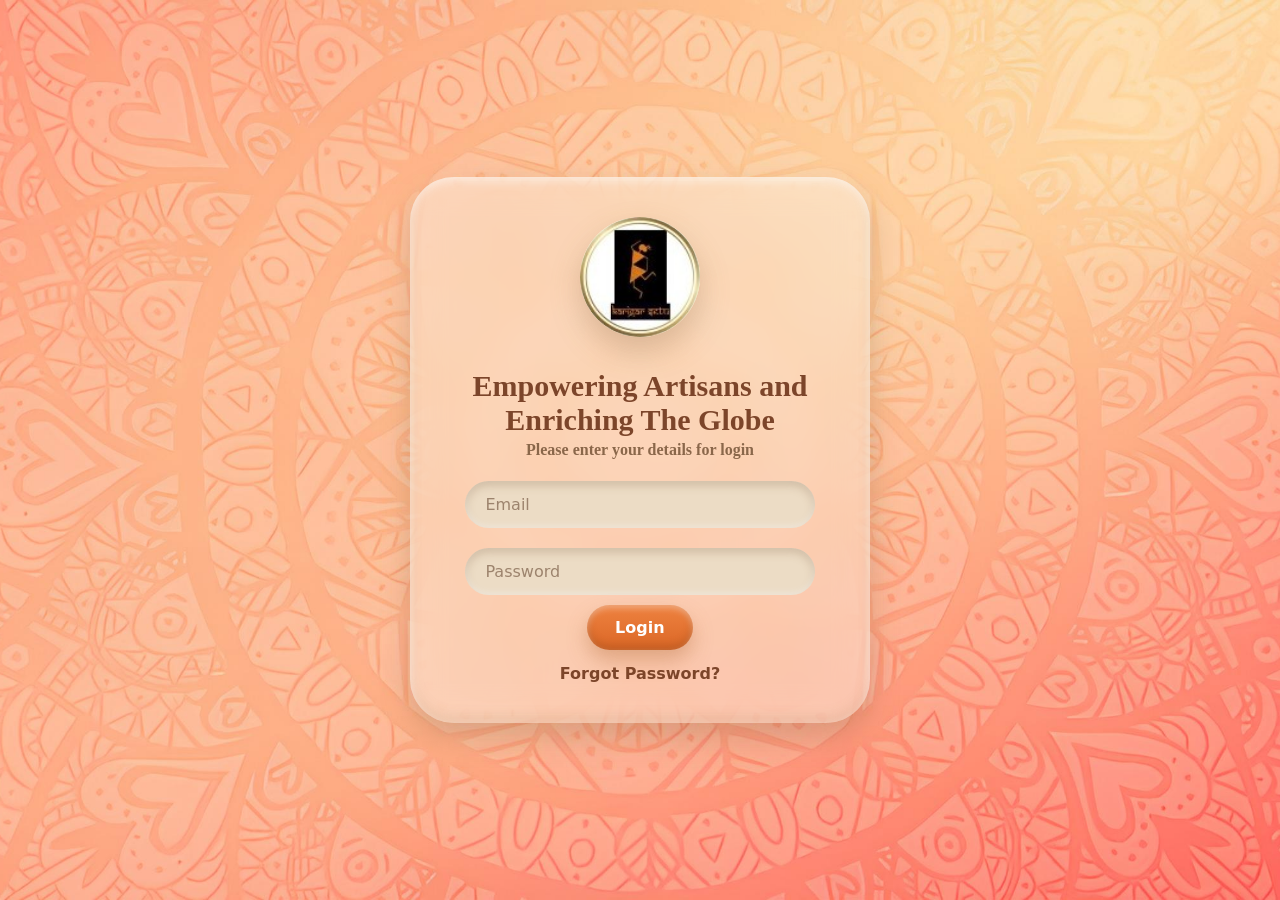
<file: index.html>
<!DOCTYPE html>
<html>
<head>
    <title>Login Page</title>
    <meta charset="UTF-8">
      <link rel="stylesheet" href="style.css">
  <style>
body {
  display: flex;
  justify-content: center;
  align-items: center;
  min-height: 100vh;
  padding: 24px;
}
  </style>
    <script>
        function redirectAfterLogin(event) {
            event.preventDefault(); // Prevent form submission
            window.location.href = "home.html#";
        }
    </script>
</head>
<body>
    <div class="login-container">
        <img src="Logo 3.jpg" alt="User Image">
        <h1>Empowering Artisans and Enriching The Globe</h1>
        <h2>Please enter your details for login</h2>
        
        <form onsubmit="redirectAfterLogin(event);">
            <input type="email" name="email" placeholder="Email" required>
            <input type="password" name="password" placeholder="Password" required>
            <button type="submit">Login</button> <!-- Login button moved below the password field -->
            <a href="forgot-password.html" class="forgot-password">Forgot Password?</a>
        </form>
    </div>
</body>
</html>
</file>
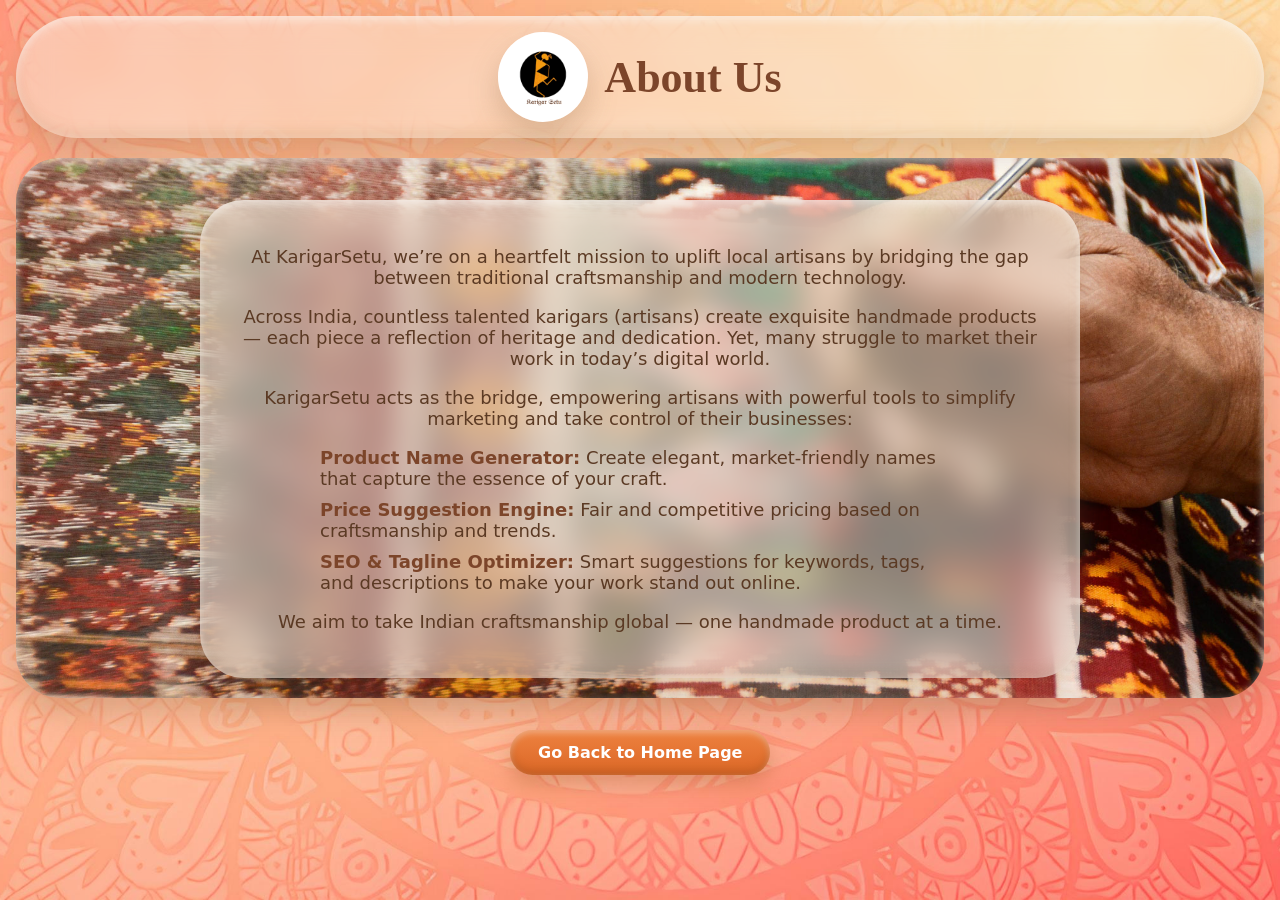
<file: About Us.html>
<!DOCTYPE html>
<html lang="en">
<head>
    <meta charset="UTF-8">
    <meta name="viewport" content="width=device-width, initial-scale=1.0">
    <title>KarigarSetu</title>
      <link rel="stylesheet" href="style.css">
  <style>
body { padding: 16px; }
  </style>
</head>
<body>
    <header>
        <img class="header-image" src="Logo.jpg" alt="Header Image">
        <h1 class="header-title">About Us</h1>
    </header>
    <section>
        <div class="background-image">
            <div class="translucent-box">
                <p>At KarigarSetu, we’re on a heartfelt mission to uplift local artisans by bridging the gap between traditional craftsmanship and modern technology.</p>
                <p>Across India, countless talented karigars (artisans) create exquisite handmade products — each piece a reflection of heritage and dedication. Yet, many struggle to market their work in today’s digital world.</p>
                <p>KarigarSetu acts as the bridge, empowering artisans with powerful tools to simplify marketing and take control of their businesses:</p>
                <ul>
                    <li><strong>Product Name Generator:</strong> Create elegant, market-friendly names that capture the essence of your craft.</li>
                    <li><strong>Price Suggestion Engine:</strong> Fair and competitive pricing based on craftsmanship and trends.</li>
                    <li><strong>SEO & Tagline Optimizer:</strong> Smart suggestions for keywords, tags, and descriptions to make your work stand out online.</li>
                </ul>
                <p>We aim to take Indian craftsmanship global — one handmade product at a time.</p>
            </div>
        </div>
    </section>
    <section class="images-section">
        <button class="modern-clear-btn" onclick="redirect()">Go Back to Home Page</button>
    </section>
    <script>
        function redirect() {
            window.location.href = "home.html";
        }
    </script>
</body>
</html>
</file>
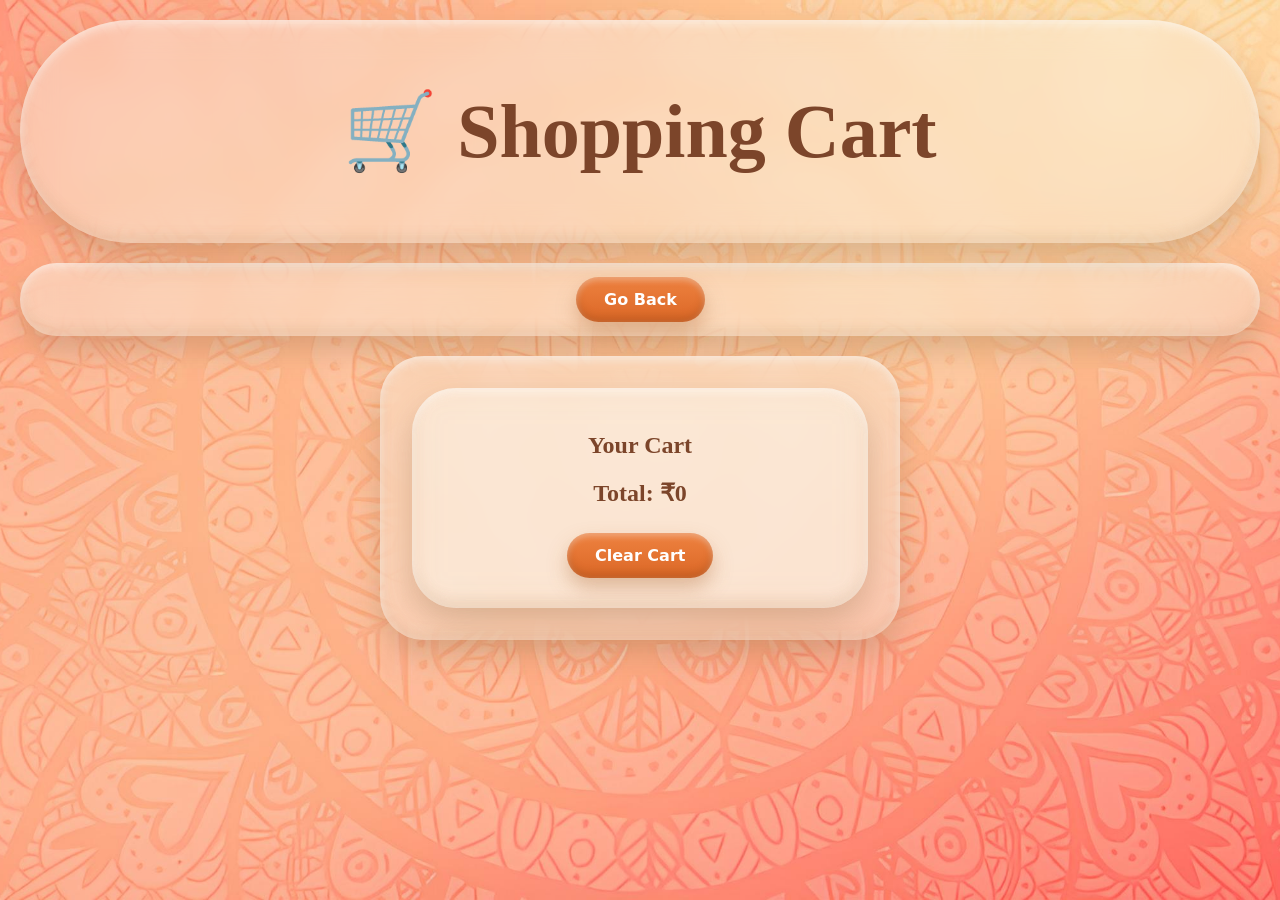
<file: cart.html>
<!DOCTYPE html>
<html lang="en">
<head>
  <meta charset="UTF-8">
  <meta name="viewport" content="width=device-width, initial-scale=1.0">
  <title>Shopping Cart</title>
    <link rel="stylesheet" href="style.css">
  <style>
body { padding: 20px; }
  </style>
</head>
<body>
  <header>
    <h1>🛒 Shopping Cart</h1>
  </header>

  <nav>
    <a href="marketplace.html"><button class="modern-clear-btn">Go Back</button></a>
  </nav>

  <div class="container">
    <div class="product-grid">
      <div class="product-card">
        <h2>Your Cart</h2>
        <ul class="cart-items" id="cart-list"></ul>
        <h2>Total: ₹<span id="cart-total">0</span></h2>
        <button class="modern-clear-btn" onclick="clearCart()">Clear Cart</button>
      </div>
    </div>
  </div>

  <script>
    let cart = JSON.parse(localStorage.getItem('cart')) || [];

    function updateCartView() {
      const cartList = document.getElementById('cart-list');
      const cartTotal = document.getElementById('cart-total');
      cartList.innerHTML = "";
      let total = 0;

      cart.forEach((item, index) => {
        let listItem = document.createElement('li');
        const thumb = item.image ? `<img class="item-thumb" src="${item.image}" alt="">` : "";
        listItem.innerHTML = `${thumb}<span class="item-name">${item.name}</span><span class="item-price">₹${item.price}</span> <button class="remove-btn" onclick="removeFromCart(${index})">Remove</button>`;
        cartList.appendChild(listItem);
        total += item.price;
      });

      cartTotal.innerText = total;
    }

    function removeFromCart(index) {
      cart.splice(index, 1);
      localStorage.setItem('cart', JSON.stringify(cart));
      updateCartView();
    }

    function clearCart() {
      localStorage.removeItem('cart');
      cart = [];
      updateCartView();
    }

    updateCartView();
  </script>
</body>
</html>
</file>
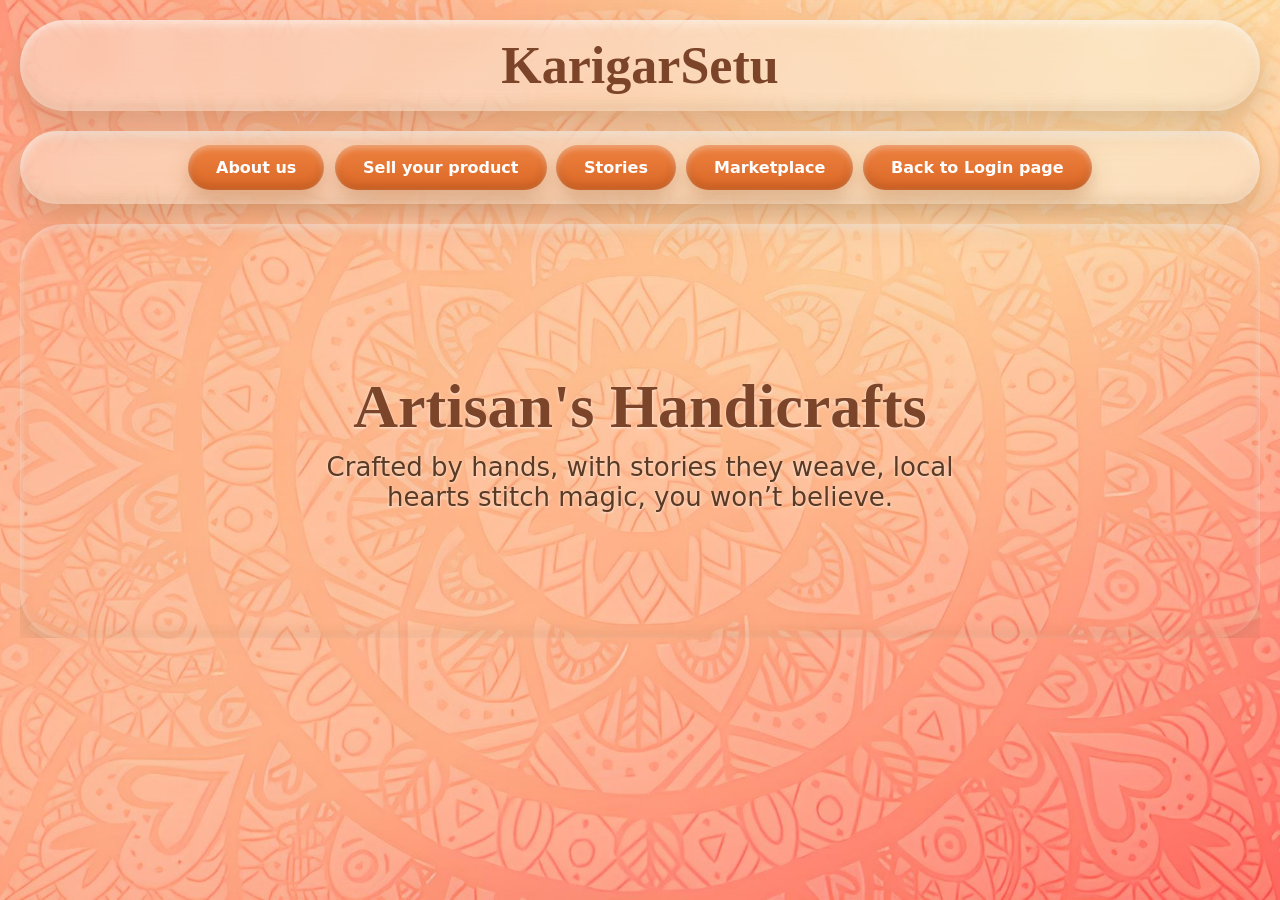
<file: home.html>
<!DOCTYPE html>
<html lang="en">
<head>
    <meta charset="UTF-8">
    <meta name="viewport" content="width=device-width, initial-scale=1">
    <title>KarigarSetu</title>
      <link rel="stylesheet" href="style.css">
  <style>
body { padding: 20px; }
  </style>
</head>
<body>

    <header>
        <div class="logo">KarigarSetu</div>
    </header>
        <nav a>
            <a href="About Us.html"><button class="modern-clear-btn" onclick="redirect()">About us</button></a>
            <a href="upload.html"><button class="modern-clear-btn" onclick="redirect()">Sell your product</button></a>
            <a href="Stories.html"><button class="modern-clear-btn" onclick="redirect()">Stories</button></a>
            <a href="marketplace.html"><button class="modern-clear-btn" onclick="redirect()">Marketplace</button></a>
            <button class="modern-clear-btn" onclick="redirect()">Back to Login page</button>
        </nav a>
    <script>
        function redirect() {
            window.location.href = "index.html";
        }
    </script>

    <section class="hero">
        <video autoplay muted loop playsinline>
            <source src="14.mp4" type="video/mp4">
        </video>
        <h1>Artisan's Handicrafts</h1>
        <p>Crafted by hands, with stories they weave, local hearts stitch magic, you won’t believe.</p>
    </section>
</body>
</html>
</file>
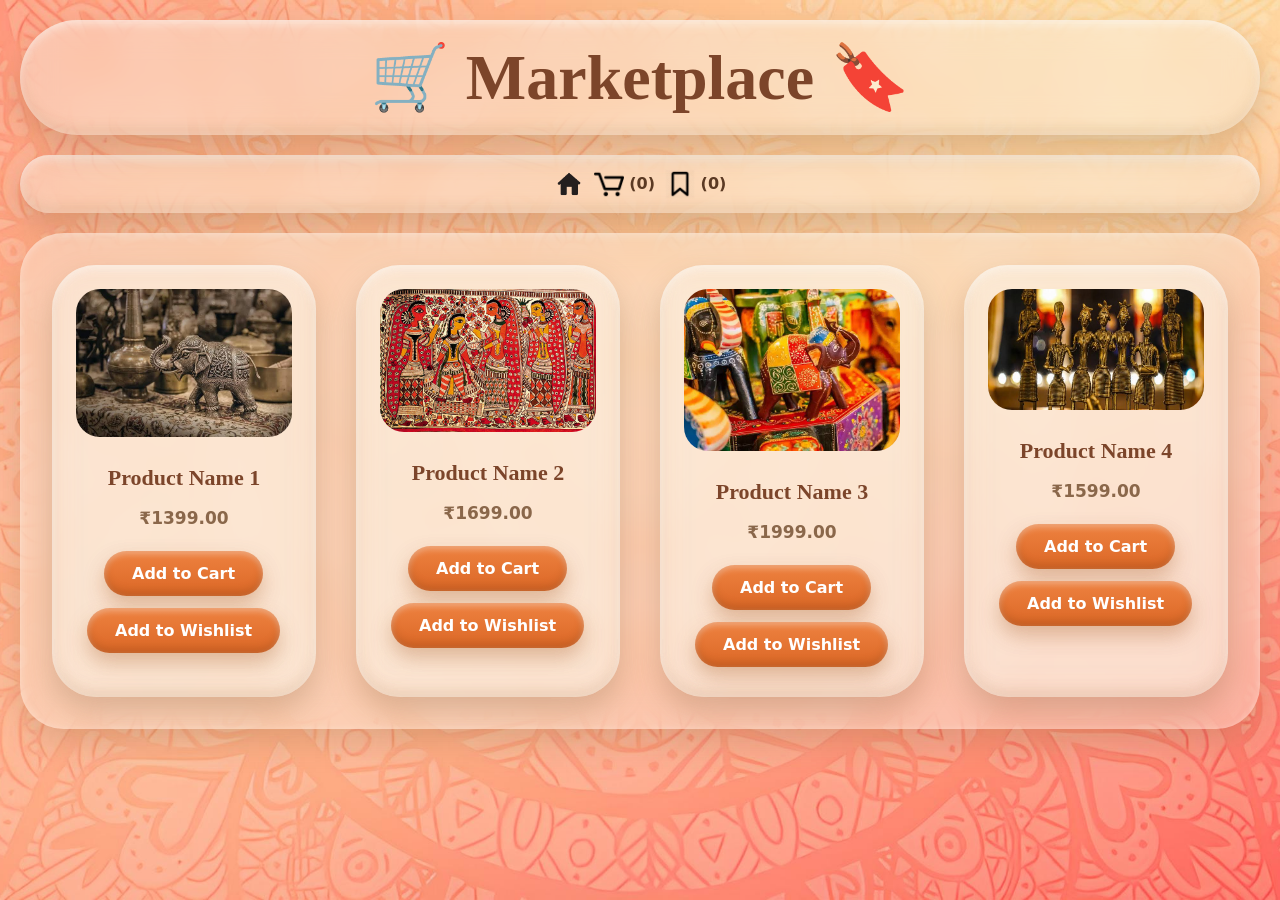
<file: marketplace.html>
<!DOCTYPE html>
<html lang="en">
<head>
  <meta charset="UTF-8">
  <meta name="viewport" content="width=device-width, initial-scale=1.0">
  <title>Marketplace</title>
    <link rel="stylesheet" href="style.css">
  <style>
body { padding: 20px; }

/* Restore original full-width marketplace layout (clay styling kept) */
.container {
  width: auto;
  max-width: 1300px;
  margin-left: auto;
  margin-right: auto;
  background: rgba(250, 240, 226, 0.4);
  -webkit-backdrop-filter: blur(14px);
  backdrop-filter: blur(14px);
  box-shadow: 0 14px 30px rgba(133, 98, 60, 0.22),
              inset 0 2px 8px rgba(255, 255, 255, 0.35);
}
.product-grid { gap: 40px; }
header { font-size: clamp(40px, 6vw, 62px); padding: 20px 28px; }
header .logo { font-size: clamp(40px, 6.5vw, 64px); }
  </style>
</head>
<body>


<header>
  <div class="logo">🛒 Marketplace 🔖</div>
</header>

<nav>
  <a href="home.html"><img src="34.jpg" alt="Home" class="icon"></a>
  <a href="cart.html"><img src="30.png" alt="Cart" class="icon"> (<span id="cart-count">0</span>)</a>
  <a href="wishlist.html"><img src="31.png" alt="Wishlist" class="icon"> (<span id="wishlist-count">0</span>)</a>

</nav>

<div class="container">
  <div class="product-grid" id="product-list">
  <div class="product-card">
      <img src="30.jpg" alt="Product 1">
      <h3>Product Name 1</h3>
      <p>₹1399.00</p>
      <button onclick="addToCart('Product Name 1', 1399, '30.jpg')">Add to Cart</button>
      <button onclick="addToWishlist('Product Name 1', 1399, '30.jpg')">Add to Wishlist</button>
    </div>
    <div class="product-card">
      <img src="33.jpg" alt="Product 2">
      <h3>Product Name 2</h3>
      <p>₹1699.00</p>
      <button onclick="addToCart('Product Name 2', 1699, '33.jpg')">Add to Cart</button>
      <button onclick="addToWishlist('Product Name 2', 1699, '33.jpg')">Add to Wishlist</button>
    </div>
    <div class="product-card">
      <img src="32.jpg" alt="Product 3">
      <h3>Product Name 3</h3>
      <p>₹1999.00</p>
      <button onclick="addToCart('Product Name 3', 1999, '32.jpg')">Add to Cart</button>
      <button onclick="addToWishlist('Product Name 3', 1999, '32.jpg')">Add to Wishlist</button>
    </div>
    <div class="product-card">
      <img src="31.jpg" alt="Product 4">
      <h3>Product Name 4</h3>
      <p>₹1599.00</p>
      <button onclick="addToCart('Product Name 4', 1599, '31.jpg')">Add to Cart</button>
      <button onclick="addToWishlist('Product Name 4', 1599, '31.jpg')">Add to Wishlist</button>
    </div>
  </div>
</div>

<script>
  let cart = JSON.parse(localStorage.getItem('cart')) || [];
  let wishlist = JSON.parse(localStorage.getItem('wishlist')) || [];

  function addToCart(productName, price, image = '') {
    cart.push({ name: productName, price: price, image: image });
    localStorage.setItem('cart', JSON.stringify(cart));
    document.getElementById('cart-count').innerText = cart.length;
    alert(`${productName} has been added to your cart.`);
  }

  function addToWishlist(productName, price, image = '') {
    wishlist.push({ name: productName, price: price, image: image });
    localStorage.setItem('wishlist', JSON.stringify(wishlist));
    document.getElementById('wishlist-count').innerText = wishlist.length;
    alert(`${productName} has been added to your wishlist.`);
  }

  document.getElementById('cart-count').innerText = cart.length;
  document.getElementById('wishlist-count').innerText = wishlist.length;
</script>


</body>
</html>
</file>
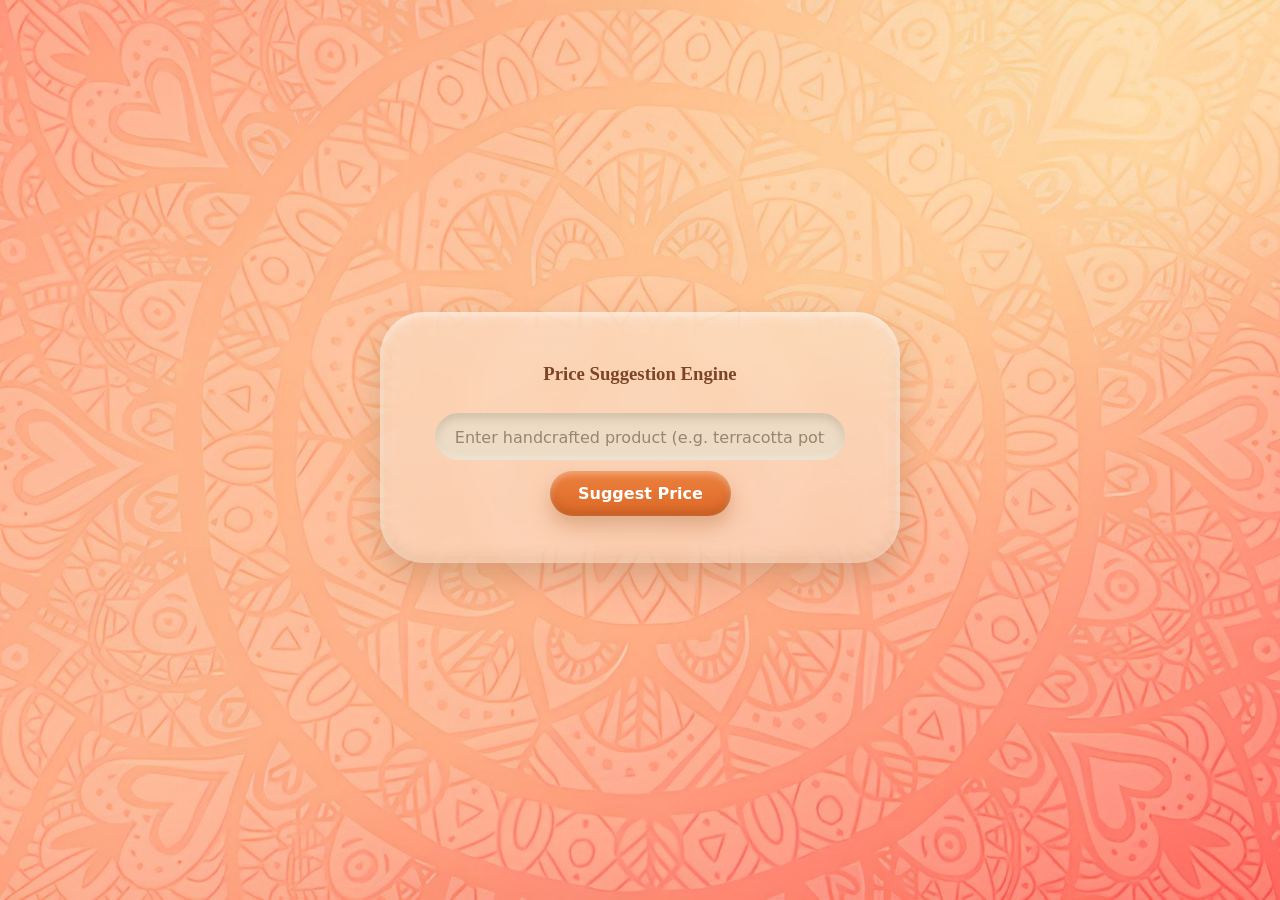
<file: Price Suggestion Engine.html>
<!DOCTYPE html>
<html>
<head>
  <title>Price Suggestion Engine</title>
  <meta charset="UTF-8">
    <link rel="stylesheet" href="style.css">
  <style>
body {
  display: flex;
  justify-content: center;
  align-items: center;
  min-height: 100vh;
  padding: 24px;
}
  </style>
</head>
<body>
  <div class="container">
    <h3>Price Suggestion Engine</h3>
    <input type="text" id="price-keywords" placeholder="Enter handcrafted product (e.g. terracotta pottery)">
    <button onclick="suggestPrice()">Suggest Price</button>
    <p id="suggested-price"></p>
  </div>

  <script>
  function suggestPrice() {
    const keyword = document.getElementById('price-keywords').value.toLowerCase().trim();

    let price = 0;

    if (keyword.includes("soap")) {
      price = 250;
    } else if (keyword.includes("incense holder")) {
      price = 300;
    } else if (keyword.includes("handmade candle")) {
      price = 350;
    } else if (keyword.includes("channapatna toy")) {
      price = 450;
    } else if (keyword.includes("earrings") || keyword.includes("bracelet")) {
      price = 700;
    } else if (keyword.includes("jewelry") || keyword.includes("jewellery")) {
      price = 1200;
    } else if (keyword.includes("basket")) {
      price = 1500;
    } else if (keyword.includes("wooden carving")) {
      price = 1800;
    } else if (keyword.includes("pottery") || keyword.includes("terracotta")) {
      price = 2000;
    } else if (keyword.includes("painting") || keyword.includes("madhubani") || keyword.includes("warli")) {
      price = 2200;
    } else if (keyword.includes("embroidery") || keyword.includes("embroidered")) {
      price = 2400;
    } else if (keyword.includes("carving")) {
      price = 2600;
    } else if (keyword.includes("khadi")) {
      price = 2800;
    } else if (keyword.includes("sculpture") || keyword.includes("idol")) {
      price = 3200;
    } else if (keyword.includes("shawl") || keyword.includes("pashmina")) {
      price = 3500;
    } else if (keyword.includes("saree") || keyword.includes("handloom")) {
      price = 5000;
    } else if (keyword.includes("brass") || keyword.includes("metal art")) {
      price = 4200;
    } else if (keyword.includes("dokra")) {
      price = 4500;
    } else if (keyword.includes("mirror work") || keyword.includes("kutch work")) {
      price = 3800;
    } else if (keyword.includes("banarasi")) {
      price = 6000;
    } else if (keyword.includes("stone carving")) {
      price = 6500;
    } else if (keyword.includes("wooden furniture")) {
      price = 7500;
    } else if (keyword.includes("jute bag")) {
      price = 900;
    } else if (keyword.includes("handwoven mat")) {
      price = 1100;
    } else if (keyword.includes("ceramic mug") || keyword.includes("ceramic")) {
      price = 1300;
    } else if (keyword.includes("bamboo lamp")) {
      price = 1700;
    } else if (keyword.includes("wall hanging") || keyword.includes("tapestry")) {
      price = 2000;
    } else if (keyword.includes("handpainted box")) {
      price = 2100;
    } else if (keyword.includes("marble")) {
      price = 5500;
    } else if (keyword.includes("kalamkari")) {
      price = 2900;
    } else if (keyword.includes("phulkari")) {
      price = 3100;
    } else if (keyword.includes("pattachitra")) {
      price = 4700;
    } else if (keyword.includes("blue pottery")) {
      price = 3300;
    } else if (keyword.includes("tribal art")) {
      price = 2300;
    } else if (keyword.includes("metal figurine")) {
      price = 5100;
    } else {
      // fallback dynamic price range
      const fallbackMin = 1500;
      const fallbackMax = 4000;
      price = Math.floor(Math.random() * (fallbackMax - fallbackMin + 1)) + fallbackMin;
    }

    document.getElementById('suggested-price').innerText = `Suggested Price: ₹${price}`;
  }

    // Price ranges for various types of products
    const priceRanges = {
      "small items": { min: 200, max: 800 },       // Small, low-cost handmade items like soap, incense holders, etc.
      "medium items": { min: 800, max: 3000 },     // Medium-cost handmade products like baskets, pottery, jewelry, etc.
      "large items": { min: 3000, max: 8000 },     // High-cost handmade items like sarees, shawls, large sculptures, etc.
    };

    // Function to suggest a price based on the product keyword
    function suggestPrice() {
      const keyword = document.getElementById('price-keywords').value.toLowerCase().trim();
      
      // Define keywords and their corresponding categories
      const categories = {
        "soap": "small items",
        "incense holder": "small items",
        "handmade candle": "small items",
        "jewelry": "medium items",
        "pottery": "medium items",
        "painting": "medium items",
        "basket": "medium items",
        "sculpture": "large items",
        "shawl": "large items",
        "saree": "large items",
        "textiles": "large items",
        "carving": "medium items",
        "wooden": "medium items",
        "brass": "medium items",
        "terracotta": "medium items",
        "pashmina": "large items",
        "handloom": "large items",
        "embroidered": "medium items",
        "channapatna": "small items",
        "khadi": "medium items"
      };

      // Default category if no specific match is found
      let category = "medium items";  // Fallback category

      // Check if the keyword matches any known product category
      for (let product in categories) {
        if (keyword.includes(product)) {
          category = categories[product];
          break;
        }
      }

      // Generate a random price based on the selected category
      const range = priceRanges[category];
      const price = Math.floor(Math.random() * (range.max - range.min + 1)) + range.min;

      // Display the suggested price
      document.getElementById('suggested-price').innerText = `Suggested Price: ₹${price}`;
    }
  </script>
</body>
</html>
</file>
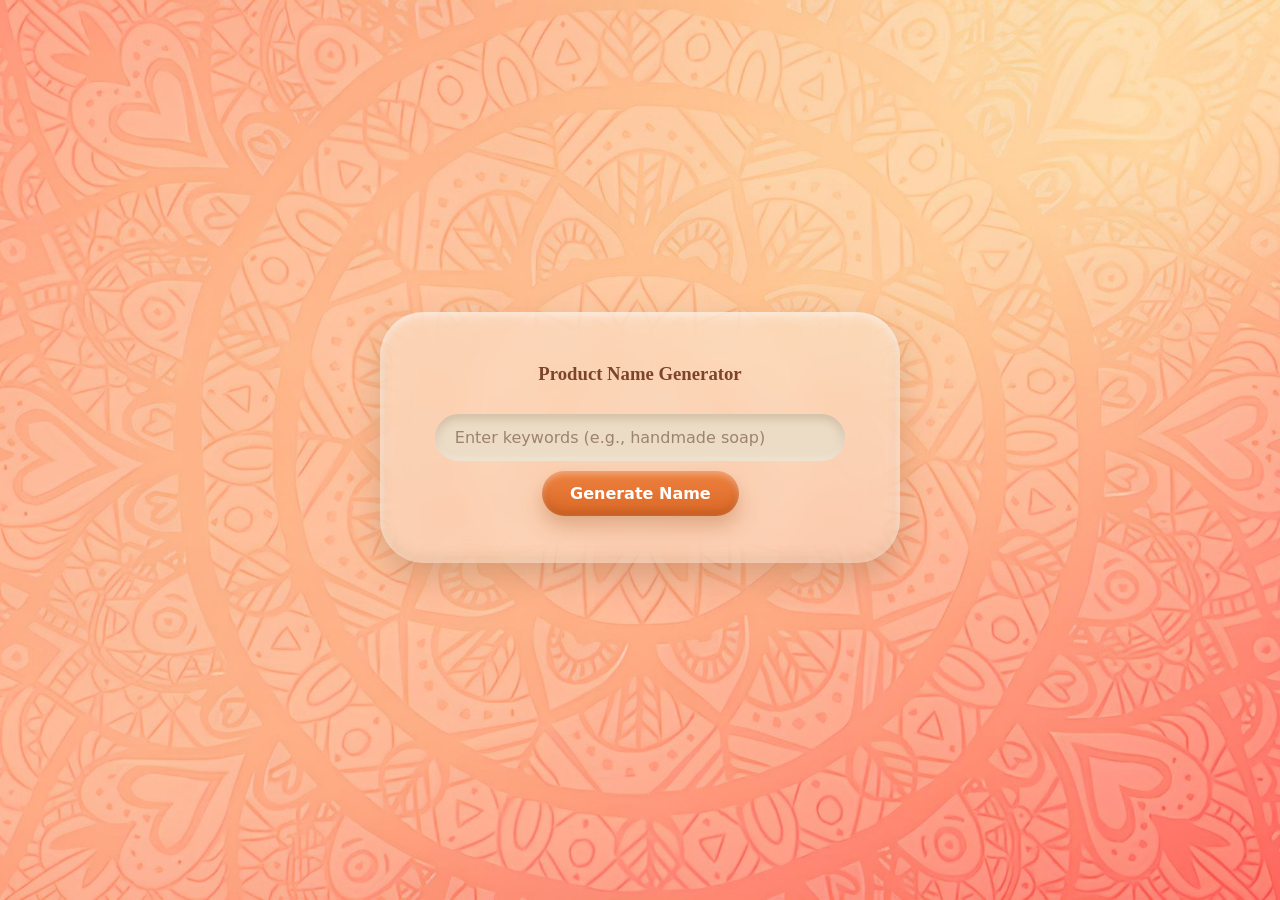
<file: Product name generator.html>
<!DOCTYPE html>
<html>
<head>
    <title>Product Name Generator</title>
    <meta charset="UTF-8">
      <link rel="stylesheet" href="style.css">
  <style>
body {
  display: flex;
  justify-content: center;
  align-items: center;
  min-height: 100vh;
  padding: 24px;
}
  </style>
</head>
<body>
    <div class="container">
        <h3>Product Name Generator</h3>
        <input type="text" id="name-input" placeholder="Enter keywords (e.g., handmade soap)">
        <button onclick="generateName()">Generate Name</button>
        <p id="generated-name"></p>
    </div>

    <script>
        function generateName() {
            const keywords = document.getElementById('name-input').value.trim();
            if (!keywords) {
                document.getElementById('generated-name').innerText = "Please enter some keywords.";
                return;
            }

            const indianWords1 = [
                "Karigar", "Kala", "Desi", "Bharat", "Shilp", "Hunar", "Haath", "Gram", "Udyog",
                "Sansaar", "Bazaar", "Swadeshi", "Jeevan", "Setu", "Mitra", "Mandir", "Nirmaan",
                "Vastra", "Saanjh", "Rang", "Dhaga", "Kalaakriti", "Lok", "Sanskriti", "Utsav",
                "Bandhan", "Kriti", "Rachna", "Gharana", "Kaarigari", "Saathi", "Milan", "Sabhyata"
            ];

            const indianWords2 = [
                "Setu", "Sansaar", "Bazaar", "Kart", "Adda", "Mitra", "Junction", "Nest", "Hub",
                "Corner", "Mart", "Dukaan", "Saathi", "Express", "Vastra", "Milan", "Manch",
                "Udyog", "Point", "Lok", "Mandap", "Kendra", "Vihar", "Gully", "Marg", "Yatra"
            ];

            const nameIdeas = [];

            // Generate Indian-style name suggestions
            for (let word1 of indianWords1) {
                for (let word2 of indianWords2) {
                    nameIdeas.push(`${word1}${word2}`);
                    nameIdeas.push(`${word1}${keywords}`);
                    nameIdeas.push(`${keywords}${word2}`);
                }
            }

            const randomName = nameIdeas[Math.floor(Math.random() * nameIdeas.length)];
            document.getElementById('generated-name').innerText = `Suggested Name: ${randomName}`;
        }
    </script>
</body>
</html>
</file>
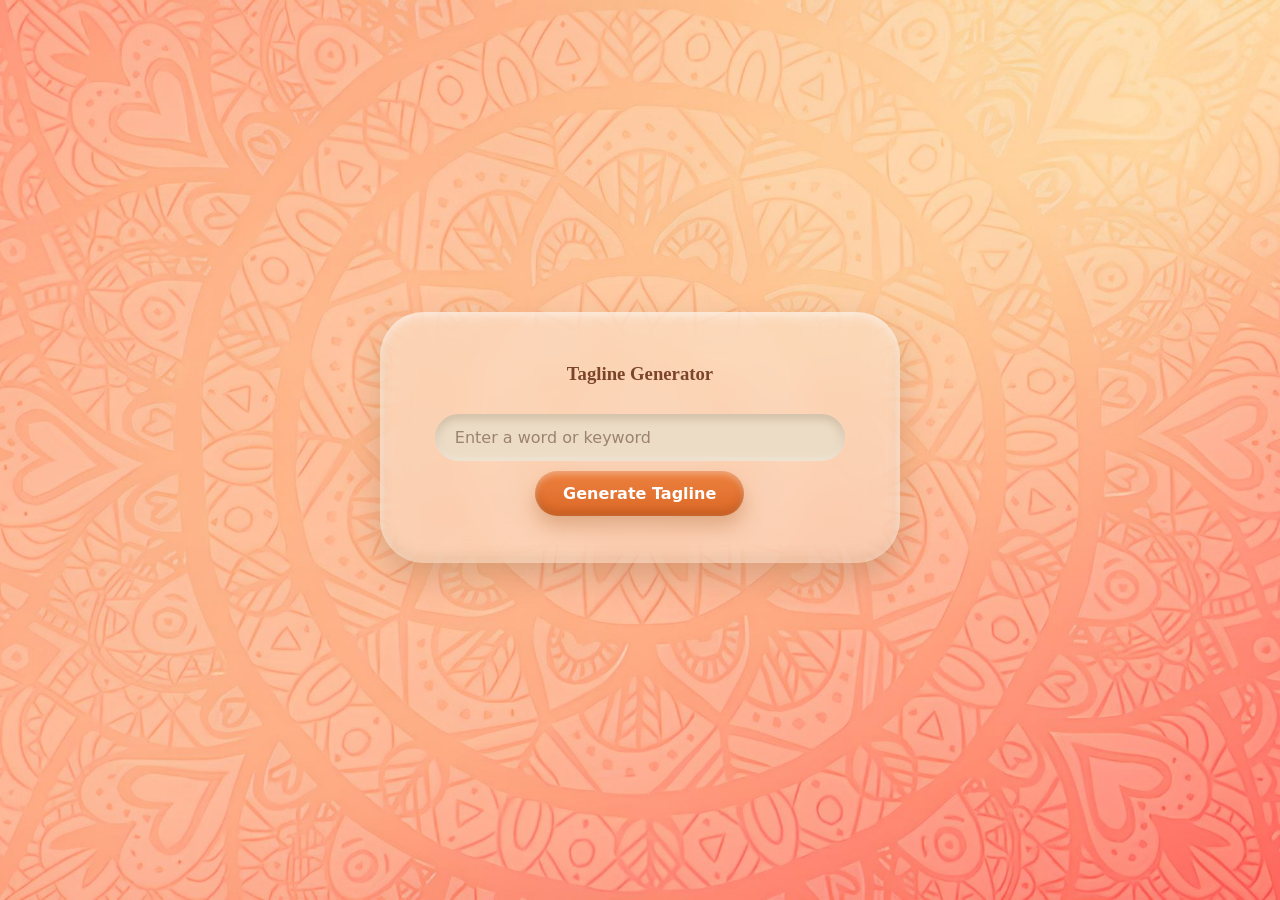
<file: SEO Tagline Optimizer.html>
<!DOCTYPE html>
<html lang="en">
<head>
  <meta charset="UTF-8">
  <meta name="viewport" content="width=device-width, initial-scale=1.0">
  <title>Tagline Generator</title>
    <link rel="stylesheet" href="style.css">
  <style>
body {
  display: flex;
  justify-content: center;
  align-items: center;
  min-height: 100vh;
  padding: 24px;
}
  </style>
</head>
<body>
  <div class="container">
    <h3>Tagline Generator</h3>
    <input type="text" id="product-input" placeholder="Enter a word or keyword">
    <button onclick="generateTagline()">Generate Tagline</button>
    <p id="generated-tagline"></p>
  </div>

  <script>
    // Function to generate a tagline based on the word entered
    function generateTagline() {
      const product = document.getElementById('product-input').value.toLowerCase().trim();

      if (!product) {
        document.getElementById('generated-tagline').innerText = "Please enter a word to generate a tagline.";
        return;
      }

      // Indian and Desi tagline generation based on the entered word
      const desiTaglines = [
  `Apni mitti ka ehsaas har ${product} mein basa hai.`,
  `${product}: Bharat ki kahaniyon ka ek hissa.`,
  `Swadeshi shaan, swadeshi maan, har ${product} ke saath.`,
  `Rangon ki duniya mein ek apna rang, jaise ${product}.`,
  `${product} - Virasat ki kahani jo har dil ko chhoo le.`,
  `Har saanjh mein apne desh ki pehchaan, jaise ${product}.`,
  `Apne sanskaar, apni sanskriti, har ${product} ke saath.`,
  `Desh ki pehchaan, aapke har din mein - ${product}.`,
  `Jise chhoote dil bhar aaye, wo hai ${product}.`,
  `${product}: Bharat ki dharohar, aapke jeevan ka hissa.`,
  `Mitti ki mahak aur virasat ka rang, har ${product} mein.`,
  `Aapka sukh har ${product} mein basa hai.`,
  `Swadeshi sukh, apne rangon ke saath - ${product}.`,
  `Apne desh ki yaadon ka rang, har ${product} ke saath.`,
  `${product}: Mitti se juda, dil se apna.`,
  `Bharat ki sanskriti ka ek hissa, har ${product}.`,
  `${product} - Desh ki kahaniyon mein ek naye pankh.`,
  `Har kadam apne virasat ka ehsaas dilaye, jaise ${product}.`,
  `Jab bhi dil bhar aaye, yaad aaye ${product}.`,
  `${product}: Ek chhoti si kahani jo desh se judi ho.`,
  `Apne rangon se bharat ka rang bharne ka ek aur tareeka - ${product}.`,
  `Apne virasat se judne ka sukh, har ${product} mein.`,
  `${product} - Ek chhoti si yaad, jo sanskriti se judi ho.`,
  `Apne sanskaar, apni kahani, har ${product} ke saath.`,
  `Desh ki shaan, apne rangon ke saath - ${product}.`,
  `${product}: Har swaad mein ek naye kahani ka ehsaas.`,
  `Bharatiya sanskriti ka roop, har ${product} ke saath.`,
  `Desh ki mitti ka ek hissa - ${product}.`,
  `Apna rang, apna swabhimaan, har ${product} mein.`,
  `Jeevan ke har mod par ek yaad, jaise ${product}.`,
  `${product}: Rang bhare pal jo sanskriti se jude hain.`,
  `Desh ki virasat ka rang, har ${product} mein chhupaa hai.`,
  `${product}: Ek kahani jo apni zameen se judi hai.`,
  `Jahan bhi jao, apne desh ka ek rang saath rakho, jaise ${product}.`,
  `Apne rangon ka ek apna pehchaan, har ${product} mein.`,
  `Swadeshi swabhimaan, apne sanskriti ke saath - ${product}.`,
  `${product}: Virasat ka ehsaas, har dil mein basa hai.`,
  `Jab bhi apni mitti ki yaad aaye, yaad aaye ${product}.`,
  `${product} - Rangon se bhara ek virasat ka pal.`,
];

      // Pick a random tagline from the list
      const randomTagline = desiTaglines[Math.floor(Math.random() * desiTaglines.length)];

      document.getElementById('generated-tagline').innerText = `Suggested Tagline: "${randomTagline}"`;
    }
  </script>
</body>
</html>
</file>
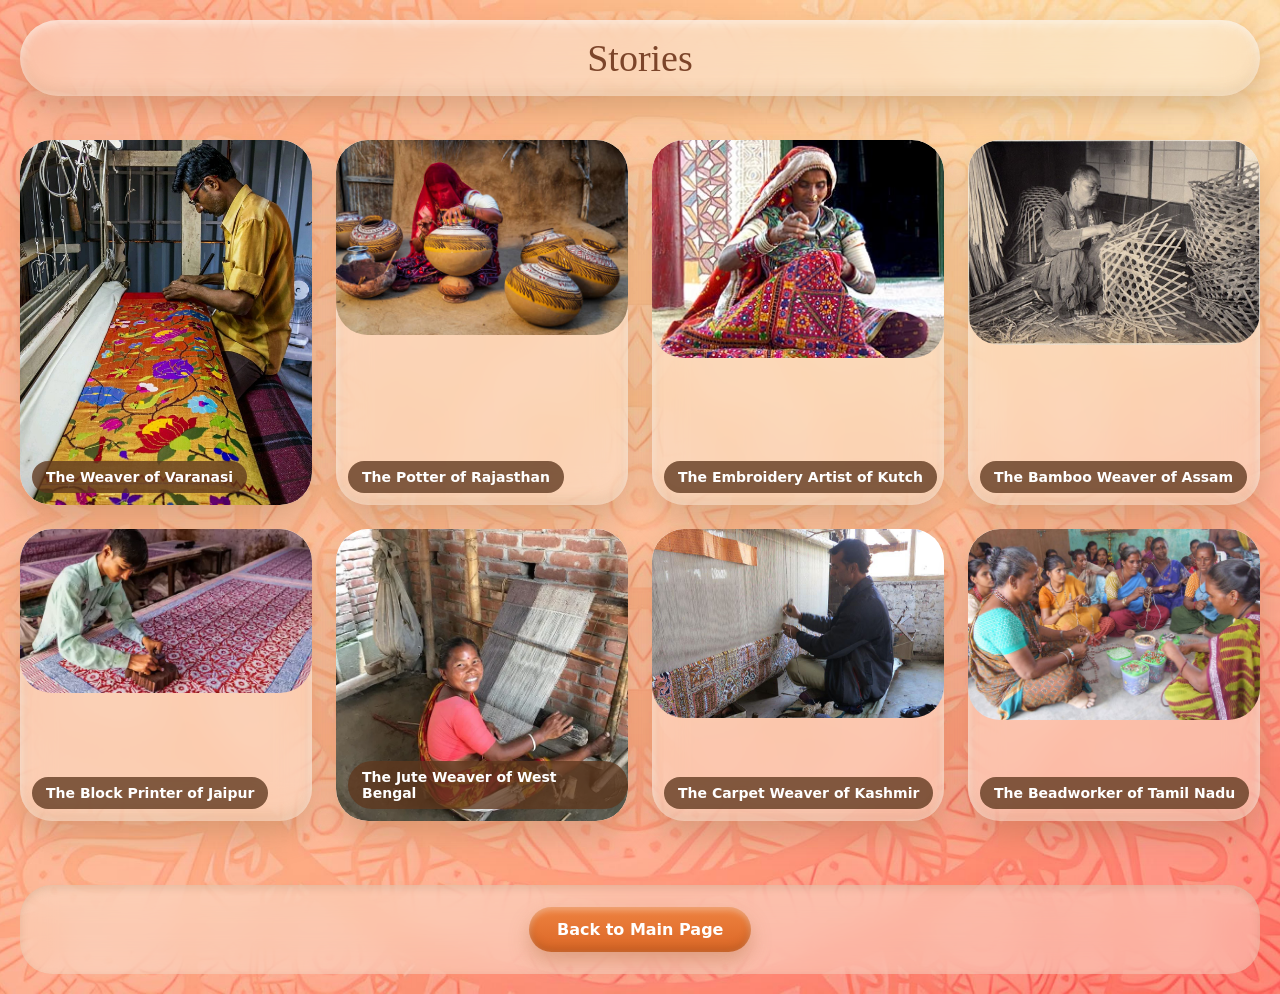
<file: Stories.html>
<!DOCTYPE html>
<html lang="en">
<head>
  <meta charset="UTF-8" />
  <meta name="viewport" content="width=device-width, initial-scale=1.0"/>
  <title>Stories</title>
    <link rel="stylesheet" href="style.css">
  <style>
body { padding: 20px; }
main { padding: 24px 0; }
  </style>
</head>
<body>
  <header>
    <div>Stories</div>
  </header>

  <main>
    <aside class="sidebar">
    </aside>

    <section class="gallery">
      <div class="card" onclick="showPopup('The Weaver of Varanasi')">
        <img src="20.jpg" alt="Story Image" />
        <div class="overlay">The Weaver of Varanasi  </div>
      </div>
      <div class="card" onclick="showPopup('The Potter of Rajasthan')">
        <img src="21.jpg" alt="Story Image" />
        <div class="overlay">The Potter of Rajasthan</div>
      </div>
      <div class="card" onclick="showPopup('The Embroidery Artist of Kutch')">
        <img src="22.jpg" alt="Story Image" />
        <div class="overlay">The Embroidery Artist of Kutch</div>
      </div>
      <div class="card" onclick="showPopup('The Bamboo Weaver of Assam')">
        <img src="23.jpg" alt="Story Image" />
        <div class="overlay">The Bamboo Weaver of Assam</div>
      </div>
      <div class="card" onclick="showPopup('The Block Printer of Jaipur')">
        <img src="24.jpg" alt="Story Image" />
        <div class="overlay">The Block Printer of Jaipur</div>
      </div>
      <div class="card" onclick="showPopup('The Jute Weaver of West Bengal')">
        <img src="25.jpg" alt="Story Image" />
        <div class="overlay">The Jute Weaver of West Bengal</div>
      </div>
      <div class="card" onclick="showPopup('The Carpet Weaver of Kashmir')">
        <img src="26.jpg" alt="Story Image" />
        <div class="overlay">The Carpet Weaver of Kashmir</div>
      </div>
      <div class="card" onclick="showPopup('The Beadworker of Tamil Nadu')">
        <img src="27.jpg" alt="Story Image" />
        <div class="overlay">The Beadworker of Tamil Nadu</div>
      </div>
    </section>
  </main>

  <!-- Popup Overlay -->
  <div class="popup-overlay" onclick="closePopup()"></div>

  <!-- Popup Box -->
  <div class="popup" id="popup">
    <textarea id="popup-text"></textarea>
    <button onclick="closePopup()">Close</button>
  </div>

  <footer>
    <a href="home.html"><button class="modern-clear-btn" type="button">Back to Main Page</button></a>
  </footer>

  <script>
    function showPopup(text) {
      document.querySelector('.popup-overlay').style.display = 'block';
      document.querySelector('.popup').style.display = 'flex';
      document.getElementById('popup-text').value = text;
    }

    function closePopup() {
      document.querySelector('.popup-overlay').style.display = 'none';
      document.querySelector('.popup').style.display = 'none';
    }
  </script>
</body>
</html>
</file>
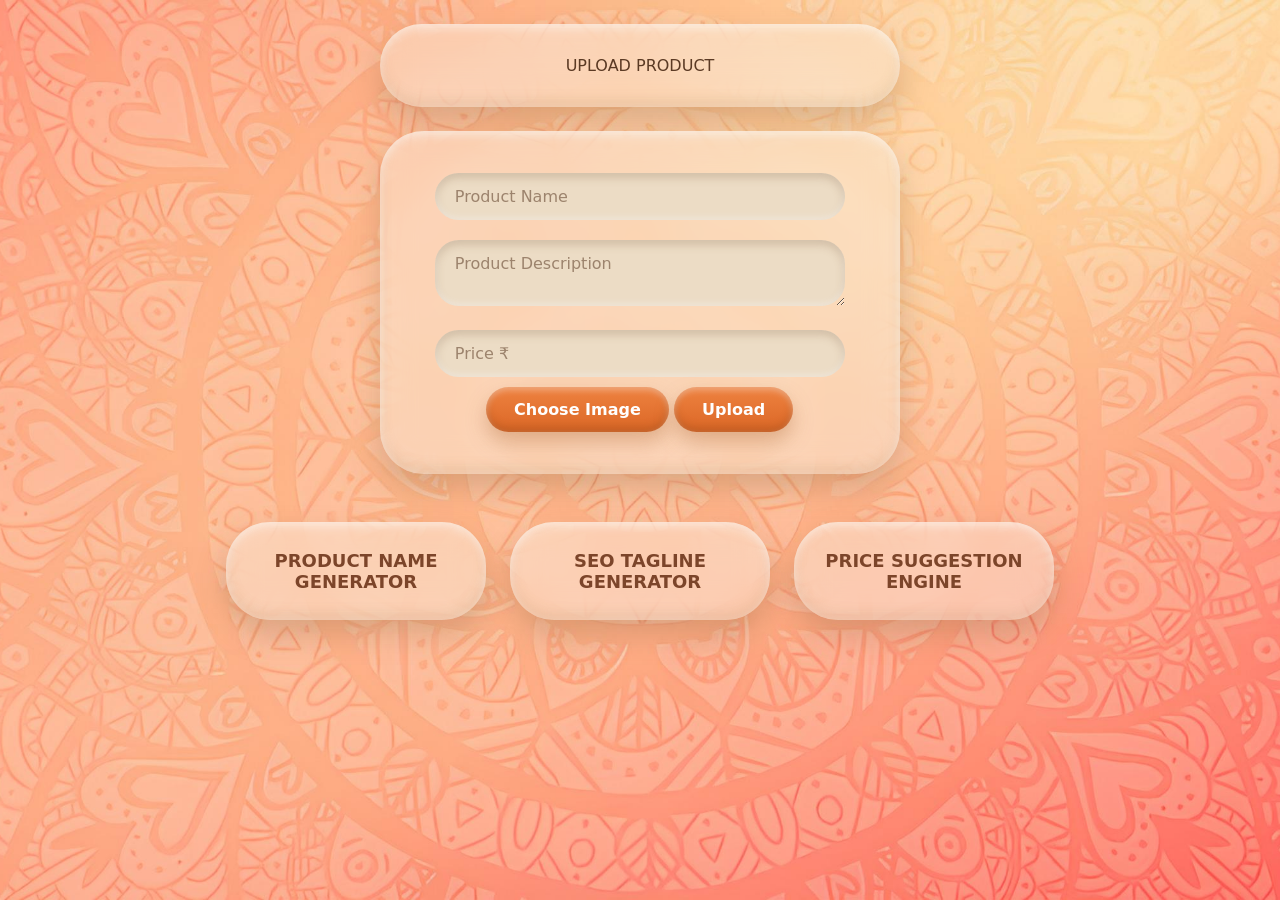
<file: upload.html>
<!DOCTYPE html>
<html>
<head>
  <title>Upload Product</title>
  <meta charset="UTF-8">
  <link href="https://fonts.googleapis.com/css2?family=Roboto&display=swap" rel="stylesheet">
    <link rel="stylesheet" href="style.css">
  <style>
body {
  display: flex;
  flex-direction: column;
  align-items: center;
  padding: 24px;
}
  </style>
</head>
<body>

  <div class="container">UPLOAD PRODUCT</div>

  <div class="container">
    <input type="text" id="product-name" placeholder="Product Name" required>
    <textarea id="product-description" placeholder="Product Description"></textarea>
    <input type="number" id="product-price" placeholder="Price ₹" required>

    <label for="product-image" class="custom-file-upload">Choose Image</label>
    <input type="file" id="product-image" style="display:none;" required>

    <button class="upload-button" onclick="uploadProduct()">Upload</button>

    <div id="status"></div>
  </div>

  <div class="link-container">
    <div class="link-box">
      <a href="Product name generator.html">PRODUCT NAME GENERATOR</a>
    </div>
    <div class="link-box">
      <a href="SEO Tagline Optimizer.html">SEO TAGLINE GENERATOR</a>
    </div>
    <div class="link-box">
      <a href="Price Suggestion Engine.html">PRICE SUGGESTION ENGINE</a>
    </div>
  </div>

  <script>
    const fileInput = document.getElementById("product-image");

    function uploadProduct() {
      const name = document.getElementById("product-name").value;
      const description = document.getElementById("product-description").value;
      const price = document.getElementById("product-price").value;

      if (!name || !price || fileInput.files.length === 0) {
        alert("Please fill in all required fields.");
        return;
      }

      const reader = new FileReader();
      reader.onload = function () {
        const imageData = reader.result;
        const product = { name, description, price, image: imageData };

        const products = JSON.parse(localStorage.getItem("products") || "[]");
        products.push(product);
        localStorage.setItem("products", JSON.stringify(products));

        document.getElementById("status").innerText = "Product uploaded successfully!";
        document.getElementById("product-name").value = "";
        document.getElementById("product-description").value = "";
        document.getElementById("product-price").value = "";
        fileInput.value = "";
      };
      reader.readAsDataURL(fileInput.files[0]);
    }
  </script>

</body>
</html>
</file>
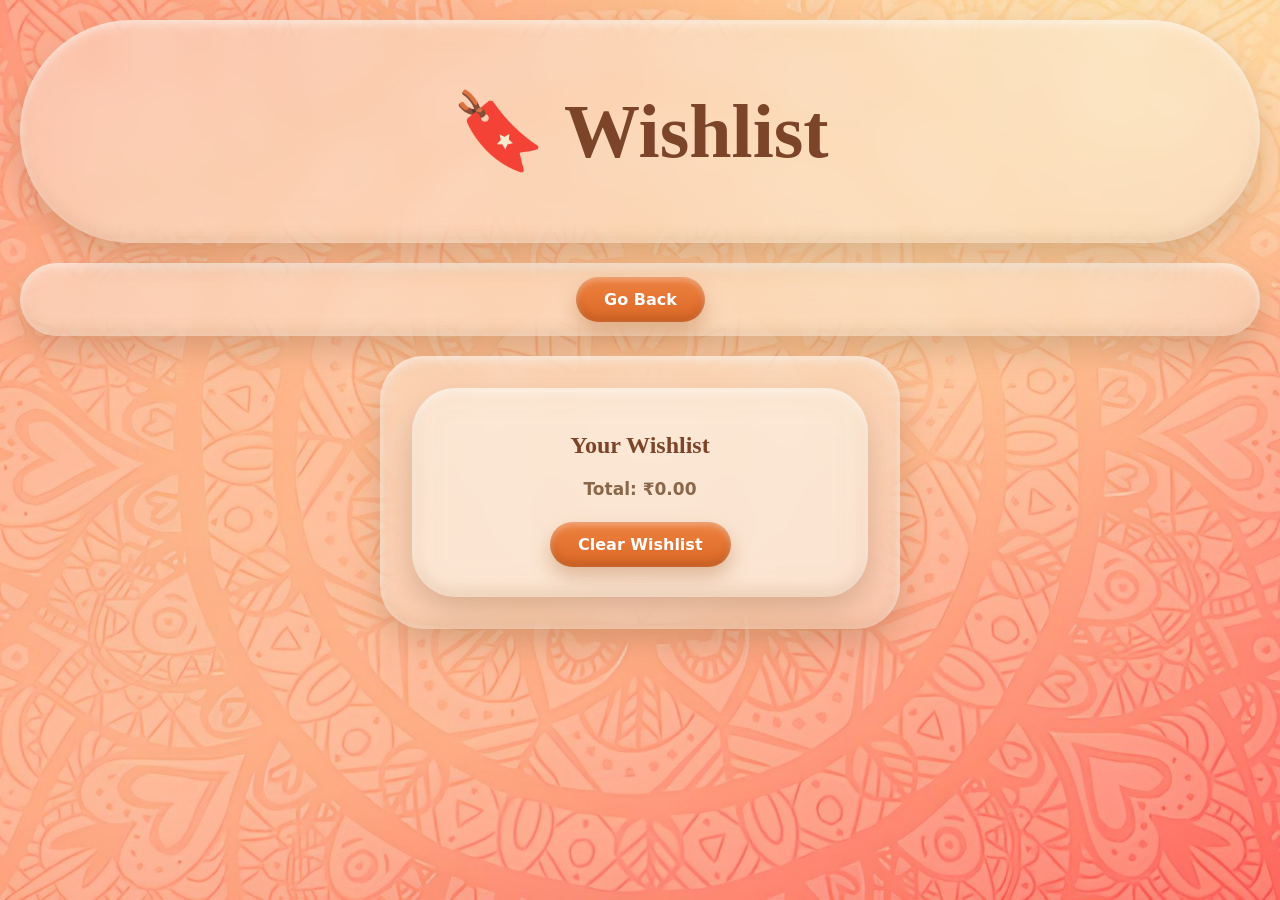
<file: wishlist.html>
<!DOCTYPE html>
<html lang="en">
<head>
  <meta charset="UTF-8" />
  <meta name="viewport" content="width=device-width, initial-scale=1.0"/>
  <title>Wishlist</title>
    <link rel="stylesheet" href="style.css">
  <style>
body { padding: 20px; }
  </style>
</head>
<body>
  <header>
    <h1>🔖 Wishlist</h1>
  </header>

  <nav>
    <a href="marketplace.html">
      <button class="modern-clear-btn" type="button">Go Back</button>
    </a>
  </nav>

  <div class="container">
    <div class="product-grid" id="product-list">
      <div class="product-card">
        <h2>Your Wishlist</h2>
        <ul class="wishlist-items" id="wishlist-list"></ul>
        <p>Total: ₹<span id="wishlist-total">0</span></p>
        <button class="modern-clear-btn" onclick="clearWishlist()">Clear Wishlist</button>
      </div>
    </div>
  </div>

  <script>
    let wishlist = JSON.parse(localStorage.getItem('wishlist')) || [];

    function updateWishlistView() {
      const wishlistList = document.getElementById('wishlist-list');
      const wishlistTotal = document.getElementById('wishlist-total');
      wishlistList.innerHTML = "";
      let total = 0;

      wishlist.forEach((item, index) => {
        let listItem = document.createElement('li');
        const thumb = item.image ? `<img class="item-thumb" src="${item.image}" alt="">` : "";
        listItem.innerHTML = `${thumb}<span class="item-name">${item.name}</span><span class="item-price">₹${parseFloat(item.price)}</span> <button class="remove-btn" onclick="removeFromWishlist(${index})">Remove</button>`;
        wishlistList.appendChild(listItem);
        total += parseFloat(item.price);
      });

      wishlistTotal.innerText = total.toFixed(2);
    }

    function removeFromWishlist(index) {
      wishlist.splice(index, 1);
      localStorage.setItem('wishlist', JSON.stringify(wishlist));
      updateWishlistView();
    }

    function clearWishlist() {
      localStorage.removeItem('wishlist');
      wishlist = [];
      updateWishlistView();
    }

    updateWishlistView();
  </script>
</body>
</html>
</file>
<file: style.css>
/* =====================================================================
   KarigarSetu - Claymorphism design system (translucent surfaces)
   Shared across all pages. Replaces the old glassmorphism look.
   ===================================================================== */

:root {
  --clay-ink: #5b3a24;
  --clay-ink-soft: #8a674a;
  --clay-deep: #7c452a;
  --clay-accent: #e2712d;
  --clay-accent-deep: #c75e21;
  --clay-glass: rgba(250, 240, 226, 0.42);
  --clay-glass-strong: rgba(250, 240, 226, 0.52);
  --clay-shadow: rgba(133, 98, 60, 0.28);
  --clay-highlight: rgba(255, 255, 255, 0.55);
  --clay-radius-lg: 44px;
  --clay-ease: cubic-bezier(0.22, 1, 0.36, 1);
  --clay-box: 0 14px 30px var(--clay-shadow),
               inset 0 4px 10px var(--clay-highlight),
               inset 0 -6px 14px rgba(133, 98, 60, 0.14);
}

* { box-sizing: border-box; }

html { scroll-behavior: smooth; }

body {
  margin: 0;
  padding: 0;
  min-height: 100vh;
  font-family: "Segoe UI", system-ui, -apple-system, Roboto, sans-serif;
  color: var(--clay-ink);
  -webkit-font-smoothing: antialiased;
  background-color: #f1dfc6; /* clay fallback while wallpaper loads */
  background-image: url("11.jpg");
  background-size: cover;
  background-position: center;
  background-repeat: no-repeat;
}

img { max-width: 100%; }

h1, h2, h3, .logo, header {
  font-family: Georgia, "Times New Roman", serif;
  color: var(--clay-deep);
}

p { color: var(--clay-ink); }

a { color: var(--clay-deep); text-decoration: none; }
a:hover { text-decoration: underline; }

/* ---------- Frosted clay surfaces (translucent everywhere) ---------- */
header, nav,
.login-container, .container, .product-card, .link-box, .translucent-box, .popup,
.content, .gallery .card, footer {
  background: var(--clay-glass);
  -webkit-backdrop-filter: blur(16px);
  backdrop-filter: blur(16px);
}

/* ---------- Header / Nav ---------- */
header {
  position: sticky;
  top: 0;
  z-index: 50;
  display: flex;
  align-items: center;
  justify-content: center;
  gap: 16px;
  flex-wrap: wrap;
  margin: 0 0 20px;
  padding: 16px 28px;
  text-align: center;
  border-radius: 999px;
  box-shadow: var(--clay-box);
  font-size: clamp(22px, 4vw, 38px);
}

header .logo {
  font-size: clamp(30px, 5vw, 52px);
  font-weight: 800;
  margin: 0;
}

.header-image { height: 90px; width: 90px; object-fit: cover; border-radius: 50%; box-shadow: var(--clay-box); transition: transform 0.3s var(--clay-ease); }
.header-image:hover { transform: scale(1.1); }
.header-title { margin: 0; font-size: clamp(26px, 4.5vw, 44px); }

nav {
  display: flex;
  flex-wrap: wrap;
  justify-content: center;
  align-items: center;
  gap: 10px;
  margin: 0 0 20px;
  padding: 14px 22px;
  border-radius: 999px;
  box-shadow: var(--clay-box);
}

nav:empty { display: none; }

nav a {
  font-weight: 700;
  color: var(--clay-ink);
  transition: color 0.25s ease;
}
nav a:hover { color: var(--clay-deep); text-decoration: none; }
nav a.active { border-bottom: 3px solid var(--clay-accent); }

.icon { width: 30px; height: 30px; vertical-align: middle; cursor: pointer; transition: transform 0.25s var(--clay-ease); }
.icon:hover { transform: scale(1.15); }

/* ---------- Buttons ---------- */
button,
.modern-clear-btn,
.upload-button,
.custom-file-upload,
.signup button {
  font-family: inherit;
  font-size: 16px;
  font-weight: 700;
  color: #fff;
  background: linear-gradient(180deg, #ee8240 0%, #db6726 100%);
  border: none;
  border-radius: 999px;
  padding: 13px 28px;
  cursor: pointer;
  display: inline-block;
  text-align: center;
  box-shadow: 0 10px 20px rgba(170, 98, 45, 0.35),
              inset 0 3px 6px rgba(255, 255, 255, 0.35),
              inset 0 -4px 8px rgba(120, 60, 20, 0.28);
  transition: transform 0.25s var(--clay-ease),
              box-shadow 0.25s ease,
              background 0.25s ease;
  transform: scale(1);
  will-change: transform;
}

button:hover,
.modern-clear-btn:hover,
.upload-button:hover,
.custom-file-upload:hover,
.signup button:hover {
  transform: scale(1.06);
  box-shadow: 0 16px 28px rgba(170, 98, 45, 0.4),
              inset 0 3px 6px rgba(255, 255, 255, 0.4),
              inset 0 -4px 8px rgba(120, 60, 20, 0.25);
}

button:active,
.modern-clear-btn:active,
.upload-button:active,
.custom-file-upload:active,
.signup button:active {
  transform: scale(0.94);
  box-shadow: 0 5px 12px rgba(170, 98, 45, 0.3),
              inset 0 4px 10px rgba(120, 60, 20, 0.3),
              inset 0 -2px 6px rgba(255, 255, 255, 0.25);
}

.remove-btn {
  font-family: inherit;
  font-size: 14px;
  font-weight: 700;
  color: #fff;
  background: linear-gradient(180deg, #e06363, #c04343);
  border: none;
  border-radius: 999px;
  padding: 8px 16px;
  cursor: pointer;
  box-shadow: 0 6px 12px rgba(160, 50, 50, 0.3),
              inset 0 2px 4px rgba(255, 255, 255, 0.3),
              inset 0 -3px 6px rgba(90, 20, 20, 0.25);
  transition: transform 0.2s ease, box-shadow 0.2s ease;
}
.remove-btn:hover { transform: scale(1.05); }
.remove-btn:active { transform: scale(0.93); }

/* ---------- Inputs (carved into clay, kept solid for readability) ---------- */
input, textarea {
  width: 90%;
  margin: 10px 0;
  padding: 14px 20px;
  font-family: inherit;
  font-size: 16px;
  color: var(--clay-ink);
  background: #ecdcc5;
  border: none;
  border-radius: 999px;
  box-shadow: inset 0 4px 10px rgba(130, 95, 60, 0.28),
              inset 0 -2px 6px rgba(255, 255, 255, 0.55);
  outline: none;
  transition: box-shadow 0.25s ease, background 0.25s ease;
}

textarea { border-radius: 24px; resize: vertical; }

input::placeholder, textarea::placeholder { color: rgba(91, 58, 36, 0.55); }

input:focus, textarea:focus {
  background: #f1e3ce;
  box-shadow: inset 0 4px 10px rgba(130, 95, 60, 0.2),
              inset 0 -2px 6px rgba(255, 255, 255, 0.7),
              0 0 0 3px rgba(226, 113, 45, 0.28);
}

/* ---------- Cards / Containers ---------- */
.login-container,
.container,
.product-card,
.link-box,
.translucent-box,
.popup {
  border-radius: var(--clay-radius-lg);
  box-shadow: var(--clay-box);
}

.container {
  width: min(520px, 92vw);
  margin: 0 auto 24px;
  padding: 32px;
  text-align: center;
}

.login-container {
  width: min(460px, 92vw);
  padding: 40px 36px;
  text-align: center;
}
.login-container img { width: 120px; height: 120px; object-fit: cover; border-radius: 50%; margin-bottom: 16px; box-shadow: var(--clay-box); transition: transform 0.3s var(--clay-ease); }
.login-container img:hover { transform: scale(1.1); }
.login-container h1 { font-size: clamp(22px, 4vw, 30px); margin: 12px 0 4px; }
.login-container h2 { font-size: 16px; font-weight: 600; color: var(--clay-ink-soft); margin: 0 0 12px; }
.login-container .forgot-password { display: block; margin-top: 14px; font-weight: 600; }

.product-card {
  padding: 24px;
  text-align: center;
  transition: transform 0.35s var(--clay-ease), box-shadow 0.35s ease;
}
.product-card:hover {
  transform: translateY(-6px) scale(1.02);
  box-shadow: 0 22px 40px rgba(133, 98, 60, 0.32),
              inset 0 4px 10px rgba(255, 255, 255, 0.6),
              inset 0 -6px 14px rgba(133, 98, 60, 0.14);
}
.product-card img {
  width: 100%;
  height: auto;
  border-radius: 24px;
  margin-bottom: 16px;
  transition: transform 0.45s var(--clay-ease);
}
.product-card:hover img { transform: scale(1.03); }
.product-card h3 { margin: 8px 0; font-size: 22px; }
.product-card p { font-size: 17px; color: var(--clay-ink-soft); font-weight: 700; }
.product-card button { margin: 6px 4px; }

.link-box {
  width: 260px;
  padding: 28px 20px;
  text-align: center;
  font-weight: 700;
  transition: transform 0.3s var(--clay-ease), box-shadow 0.3s ease;
}
.link-box:hover { transform: translateY(-6px) scale(1.02); }
.link-box a { font-size: 18px; }
.link-box a:hover { text-decoration: none; }

.translucent-box {
  padding: 28px 32px;
  font-size: 18px;
  text-align: center;
  background: var(--clay-glass-strong);
}
.translucent-box strong { color: var(--clay-deep); }
.translucent-box ul { list-style: none; padding: 0; text-align: left; max-width: 640px; margin: 16px auto; }
.translucent-box li { margin: 10px 0; }

/* ---------- Layouts ---------- */
.product-grid {
  display: grid;
  grid-template-columns: repeat(auto-fit, minmax(250px, 1fr));
  gap: 32px;
}

.link-container { display: flex; flex-wrap: wrap; justify-content: center; gap: 24px; margin-top: 24px; }

.gallery {
  display: grid;
  grid-template-columns: repeat(auto-fit, minmax(230px, 1fr));
  gap: 24px;
}

.card {
  position: relative;
  overflow: hidden;
  cursor: pointer;
  border-radius: 32px;
  box-shadow: var(--clay-box);
  transition: transform 0.35s var(--clay-ease), box-shadow 0.35s ease;
}
.card:hover { transform: translateY(-4px) scale(1.02); }
.card img { width: 100%; display: block; border-radius: 32px; }

.overlay {
  position: absolute;
  left: 12px;
  bottom: 12px;
  background: rgba(94, 56, 30, 0.78);
  color: #fff;
  padding: 8px 14px;
  border-radius: 999px;
  font-size: 14px;
  font-weight: 700;
}

.cart-items, .wishlist-items {
  list-style: none;
  padding: 0;
  margin: 0 0 16px;
}
.cart-items li, .wishlist-items li {
  display: flex;
  align-items: center;
  justify-content: space-between;
  gap: 12px;
  flex-wrap: wrap;
  padding: 14px 18px;
  margin-bottom: 10px;
  background: rgba(250, 240, 226, 0.45);
  border-radius: 24px;
  font-weight: 600;
}
.item-thumb { width: 52px; height: 52px; object-fit: cover; border-radius: 14px; box-shadow: 0 4px 10px rgba(133, 98, 60, 0.25), inset 0 2px 4px rgba(255, 255, 255, 0.4); }
.item-name { flex: 1 1 auto; text-align: left; }
.item-price { color: var(--clay-deep); }

/* ---------- Home hero / content ---------- */
.hero {
  position: relative;
  display: flex;
  flex-direction: column;
  justify-content: center;
  align-items: center;
  text-align: center;
  min-height: 46vh;
  padding: 80px 24px 60px;
  overflow: hidden;
}
.hero video {
  position: absolute;
  inset: 0;
  width: 100%;
  height: 100%;
  object-fit: cover;
  border-radius: 44px;
  opacity: 0.9;
  z-index: -1;
  box-shadow: var(--clay-box);
}
.hero h1 { font-size: clamp(32px, 6vw, 62px); margin: 0 0 10px; text-shadow: 0 1px 3px rgba(255, 255, 255, 0.7); }
.hero p { font-size: clamp(17px, 2.4vw, 26px); max-width: 640px; margin: 0; text-shadow: 0 1px 3px rgba(255, 255, 255, 0.7); }

.content {
  display: flex;
  flex-wrap: wrap;
  gap: 36px;
  max-width: 1040px;
  margin: 40px auto;
  padding: 40px;
  border-radius: var(--clay-radius-lg);
  box-shadow: var(--clay-box);
}
.content .left { flex: 1 1 280px; }
.content .right { flex: 1 1 320px; text-align: center; }
.content .left h2 { font-size: 30px; margin: 0 0 10px; }
.signup { margin-top: 20px; }

/* ---------- About / misc ---------- */
.background-image {
  position: relative;
  display: flex;
  align-items: flex-end;
  justify-content: center;
  min-height: clamp(380px, 55vw, 540px);
  margin: 0 0 24px;
  background: url("10.jpg") center / cover no-repeat;
  border-radius: 44px;
  box-shadow: var(--clay-box);
}
.background-image .translucent-box { width: min(880px, 92%); margin-bottom: 20px; }

.images-section { display: flex; justify-content: center; padding: 8px 0 32px; }

#status { font-size: 16px; font-weight: 700; color: #4e8a3c; margin-top: 10px; }

/* ---------- Popup ---------- */
.popup-overlay {
  position: fixed;
  inset: 0;
  background: rgba(50, 30, 15, 0.45);
  z-index: 999;
  display: none;
}
.popup {
  position: fixed;
  top: 50%;
  left: 50%;
  transform: translate(-50%, -50%);
  width: min(640px, 92vw);
  padding: 28px;
  z-index: 1000;
  display: none;
  flex-direction: column;
  align-items: center;
  justify-content: center;
}
.popup textarea { width: 100%; height: 120px; }

/* ---------- Footer ---------- */
footer {
  margin-top: 40px;
  padding: 22px;
  text-align: center;
  border-radius: 32px;
  box-shadow: inset 0 3px 8px rgba(133, 98, 60, 0.18);
}
footer p { margin: 0; }

/* ---------- Entrance animation: zoom in ---------- */
@keyframes zoomIn {
  from { opacity: 0; transform: scale(0.94); }
  to { opacity: 1; transform: scale(1); }
}

header, nav, .hero, .container, .login-container,
.product-grid > *, .link-box, .gallery > *, .content, .background-image {
  animation: zoomIn 0.5s var(--clay-ease);
}

@keyframes zoomInPopup {
  from { opacity: 0; transform: translate(-50%, -50%) scale(0.92); }
  to { opacity: 1; transform: translate(-50%, -50%) scale(1); }
}
.popup { animation: zoomInPopup 0.3s var(--clay-ease); }

/* ---------- Responsive ---------- */
@media (max-width: 640px) {
  header { padding: 12px 16px; }
  nav { gap: 6px; padding: 10px 14px; }
  .hero { padding: 60px 16px 40px; }
  .content { padding: 24px; }
  .login-container, .container { padding: 24px 18px; }
}

/* ---------- Reduced motion ---------- */
@media (prefers-reduced-motion: reduce) {
  *, *::before, *::after {
    animation-duration: 0.01ms !important;
    animation-iteration-count: 1 !important;
    transition-duration: 0.01ms !important;
    scroll-behavior: auto !important;
  }
}
</file>
